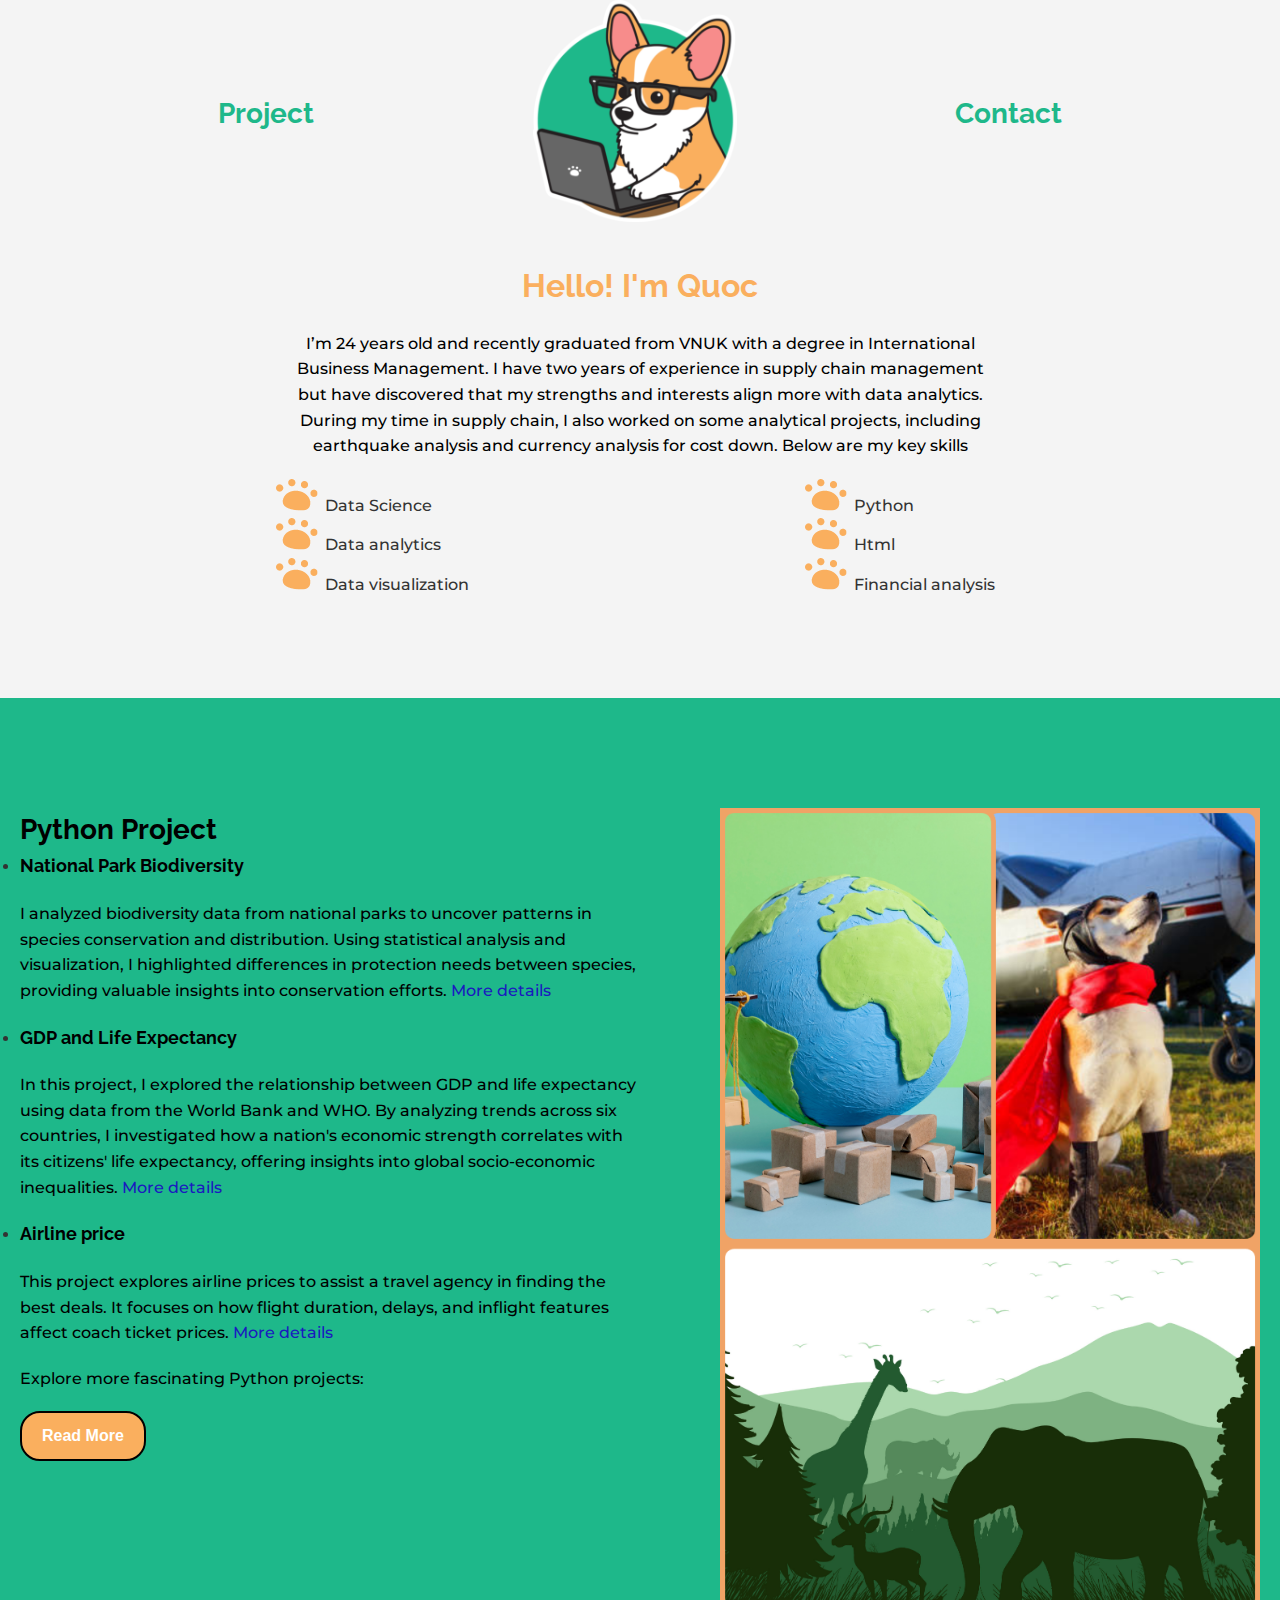
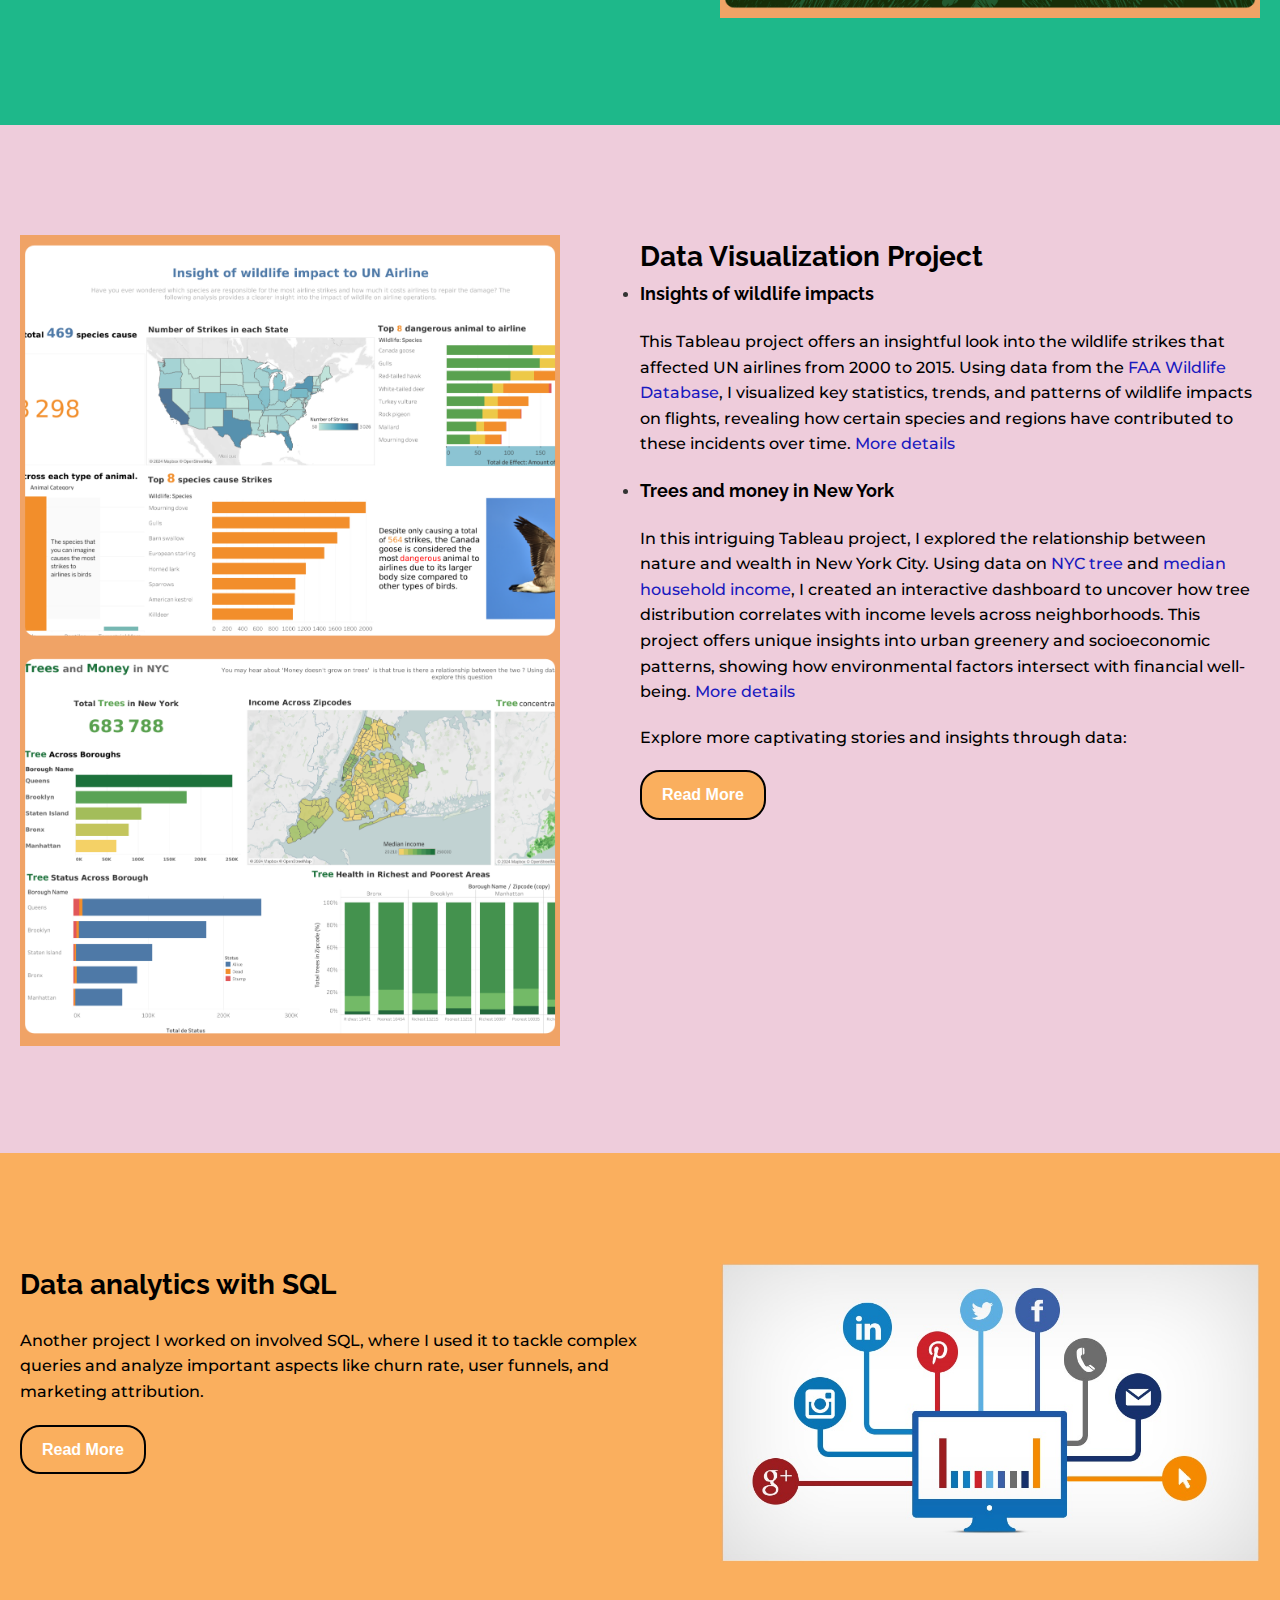
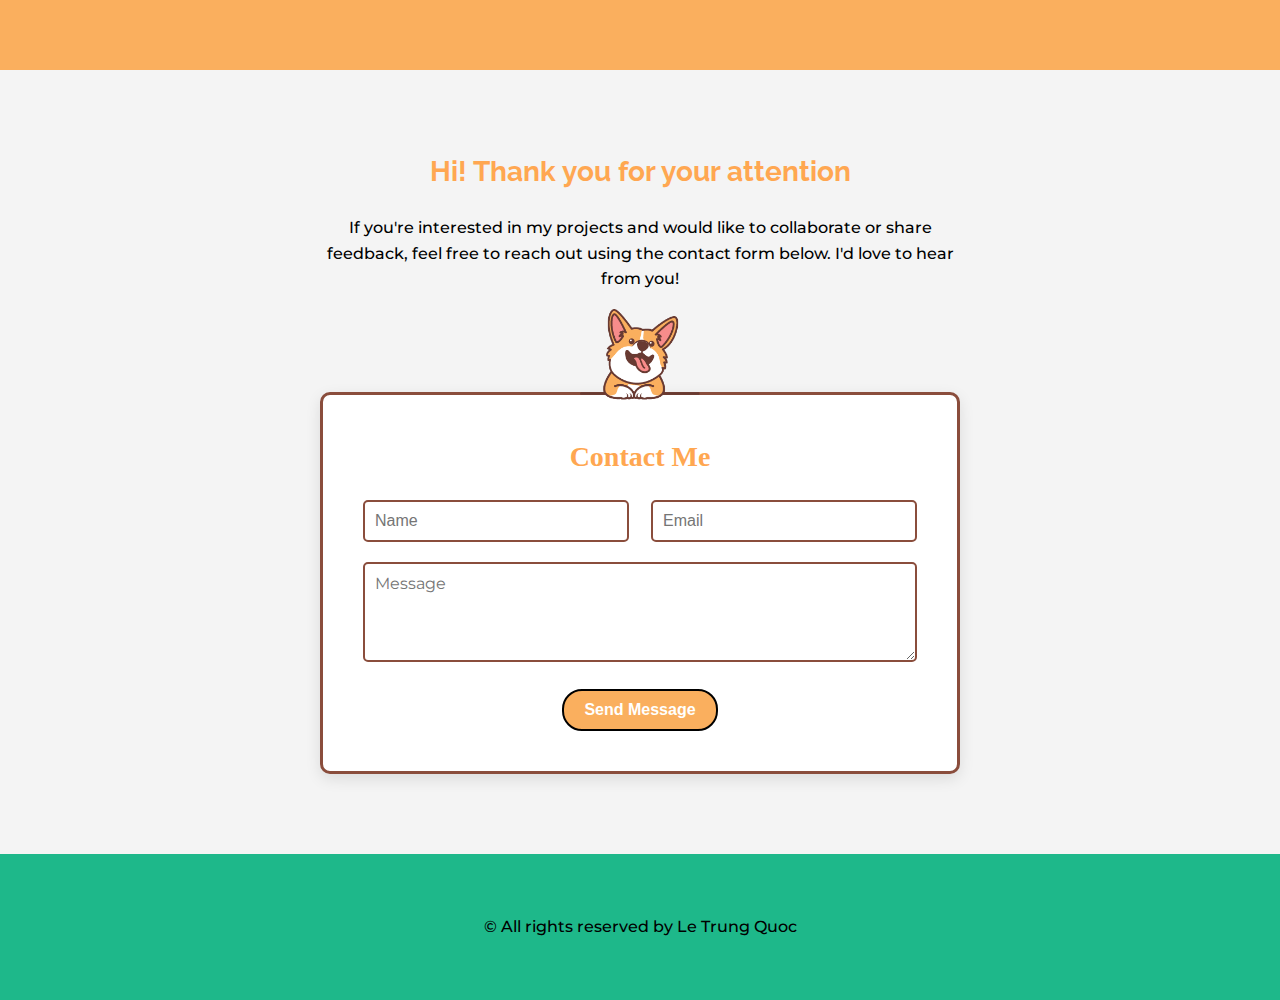
<file: index.html>
<!DOCTYPE html>
<html lang="en">

<head>
    <meta charset="UTF-8">
    <meta name="viewport" content="width=device-width, initial-scale=1.0">
    <title>Quoc Portfolio</title>
    <link rel="stylesheet" href="./css/styles.css"> <!-- Link to external CSS file -->
    <link rel="preconnect" href="https://fonts.googleapis.com">
    <link rel="preconnect" href="https://fonts.gstatic.com" crossorigin>
    <link href="https://fonts.googleapis.com/css2?family=Raleway:ital,wght@0,100..900;1,100..900&display=swap"
        rel="stylesheet">
    <link href="https://fonts.googleapis.com/css2?family=Montserrat:ital,wght@0,100..900;1,100..900&display=swap"
        rel="stylesheet">
</head>

<body>
    <header>
        <div class="header-container">
            <nav>
                <ul>
                    <li><a class="navigation-link" href="#project">Project</a></li>
                    <li><a href="/"><img src="./img/Quoc-logo.png" alt="logo"></a></li>
                    <li><a class="navigation-link" href="#contact">Contact</a></li>
                </ul>
            </nav>
        </div>

    </header>

    <main>
        <div class="white-background">
            <div class="container padding-20">
                <h1>Hello! I'm Quoc</h1>
                <p>I’m 24 years old and recently graduated from VNUK with a degree in International Business Management.
                    I have two years of experience in supply chain management but have discovered that my strengths and
                    interests align more with data analytics. During my time in supply chain, I also worked on some
                    analytical projects, including earthquake analysis and currency analysis for cost down. Below are my
                    key skills
                </p>
                <div class="skill-list">
                    <div>
                        <ul>
                            <li>Data Science</li>
                            <li>Data analytics</li>
                            <li>Data visualization</li>
                        </ul>
                    </div>
                    <div>
                        <ul>
                            <li>Python</li>
                            <li>Html</li>
                            <li>Financial analysis</li>
                        </ul>
                    </div>
                </div>
            </div>
        </div>
        <div class="section-space"></div>
        <div class="project">
            <div class="green-background padding-top-bottom-80" id="project">
                <div class="container padding-20">
                    <div class="text-box-in-container padding-bottom-40">
                        <h2>Python Project</h2>
                        <ul>
                            <li>
                                <h3>National Park Biodiversity</h3>
                                <p>I analyzed biodiversity data from national parks to uncover patterns in species
                                    conservation
                                    and distribution. Using statistical analysis and visualization, I highlighted
                                    differences in
                                    protection needs between species, providing valuable insights into conservation
                                    efforts.<a class="intext-link"
                                        href="https://quoc010120.github.io/national-park-biodiversity-analytics-by-python/">
                                        More
                                        details</a>
                                </p>
                            </li>
                            <li>
                                <h3>GDP and Life Expectancy</h3>
                                <p>In this project, I explored the relationship between GDP and life expectancy using
                                    data
                                    from
                                    the World Bank and WHO. By analyzing trends across six countries, I investigated how
                                    a
                                    nation's economic strength correlates with its citizens' life expectancy, offering
                                    insights
                                    into global socio-economic inequalities.<a class="intext-link"
                                        href="https://quoc010120.github.io/life-expectancy-analyze-by-python/"> More
                                        details</a></p>
                            </li>
                            <li>
                                <h3>Airline price</h3>
                                <p>This project explores airline prices to assist a travel agency in finding the best
                                    deals.
                                    It
                                    focuses on how flight duration, delays, and inflight features affect coach ticket
                                    prices.<a class="intext-link"
                                        href="https://quoc010120.github.io/airline-price-analyze-using-python/"> More
                                        details</a></p>
                            </li>
                        </ul>
                        <p>Explore more fascinating Python projects:</p>
                        <a class="primary-button" href="https://github.com/Quoc010120?tab=repositories">Read More</a>
                    </div>
                    <div class="image-container padding-left-80">
                        <img src="./img/python_project.png" alt="python project graph">
                    </div>
                </div>
            </div>
            <div class="purple-background padding-top-bottom-80">
                <div class="container padding-20">
                    <div class="text-box-in-container padding-bottom-40">
                        <h2>Data Visualization Project</h2>
                        <ul>
                            <li>
                                <h3>Insights of wildlife impacts</h3>
                                <p>This Tableau project offers an insightful look into the wildlife strikes that
                                    affected UN
                                    airlines from 2000 to 2015. Using data from the <a class="intext-link"
                                        href="https://www.faa.gov/airports/airport_safety/wildlife">FAA Wildlife
                                        Database</a>, I visualized key
                                    statistics, trends, and patterns of wildlife impacts on flights, revealing how
                                    certain
                                    species and regions have contributed to these incidents over time.<a
                                        class="intext-link"
                                        href="https://public.tableau.com/app/profile/le.trung.quoc/viz/Strike-airline-analytics/Dashboard1">
                                        More
                                        details</a>
                                </p>
                            </li>
                            <li>
                                <h3>Trees and money in New York</h3>
                                <p>In this intriguing Tableau project, I explored the relationship between nature and
                                    wealth
                                    in New York City. Using data on <a class="intext-link"
                                        href="https://data.cityofnewyork.us/Environment/2015-Street-Tree-Census-Tree-Data/pi5s-9p35#:~:text=Data%20collection%20ran%20from%20May,trees%20under%20NYC%20Parks'%20jurisdiction.">NYC
                                        tree</a> and <a class="intext-link"
                                        href="https://www.statista.com/statistics/205974/median-household-income-in-new-york/#:~:text=In%202022%2C%20the%20median%20household,amounted%20to%2075%2C910%20U.S.%20dollars.">median
                                        household income</a>, I created an interactive dashboard to uncover how tree
                                    distribution correlates with income levels across neighborhoods. This project offers
                                    unique insights into urban greenery and socioeconomic patterns, showing how
                                    environmental factors intersect with financial well-being.<a class="intext-link"
                                        href="https://public.tableau.com/app/profile/le.trung.quoc/viz/trees-analytics/Dashboard1">
                                        More
                                        details</a>
                                </p>
                            </li>
                        </ul>
                        <p>Explore more captivating stories and insights through data:</p>
                        <a class="primary-button"
                            href="https://public.tableau.com/app/profile/le.trung.quoc/vizzes">Read
                            More</a>
                    </div>
                    <div class="image-container padding-right-80">
                        <img src="./img/data_viz_tableau.png" alt="tableau project">
                    </div>
                </div>
            </div>
            <div class="orange-background padding-top-bottom-80">
                <div class="container padding-20">
                    <div class="text-box-in-container padding-bottom-40">
                        <h2>Data analytics with SQL</h2>
                        <p>Another project I worked on involved SQL, where I used it to tackle complex queries and
                            analyze
                            important aspects like churn rate, user funnels, and marketing attribution.</p>
                        <a class="primary-button"
                            href="https://drive.google.com/drive/folders/1XgulvNwW0Y3_8xjBm423PZIY3Cr4Vphb?usp=drive_link">Read
                            More</a>
                    </div>
                    <div class="image-container padding-left-80">
                        <img src="./img/sql_project.png" alt="SQL project">
                    </div>
                </div>
            </div>
        </div>
        <div class="contact" id="contact">
            <div class="contact-paragraph padding-top-bottom-80">
                <h2>Hi! Thank you for your attention</h2>
                <p>If you're interested in my projects and would like to collaborate or share feedback, feel free to
                    reach out using the contact form below. I'd love to hear from you!</p>
            </div>
            <div class="form-container">
                <div class="dog-icon">
                    <img src="./img/contact-dog.png" alt="Dog Icon">
                </div>
                <form class="contact-form" action="https://formspree.io/f/xrbzvjlp" method="POST">
                    <h2>Contact Me</h2>
                    <div class="input-group">
                        <input type="text" name="name" placeholder="Name" required>
                        <input type="email" name="email" placeholder="Email" required>
                    </div>
                    <textarea name="message" placeholder="Message" required></textarea>
                    <button type="submit" class="primary-button">Send Message</button>
                </form>
            </div>
        </div>
        <div class="section-space"></div>
    </main>

    <footer class="green-background">
        <div class="footer-container">
            <p>&copy; All rights reserved by Le Trung Quoc</p>
        </div>
    </footer>
</body>

</html>
</file>
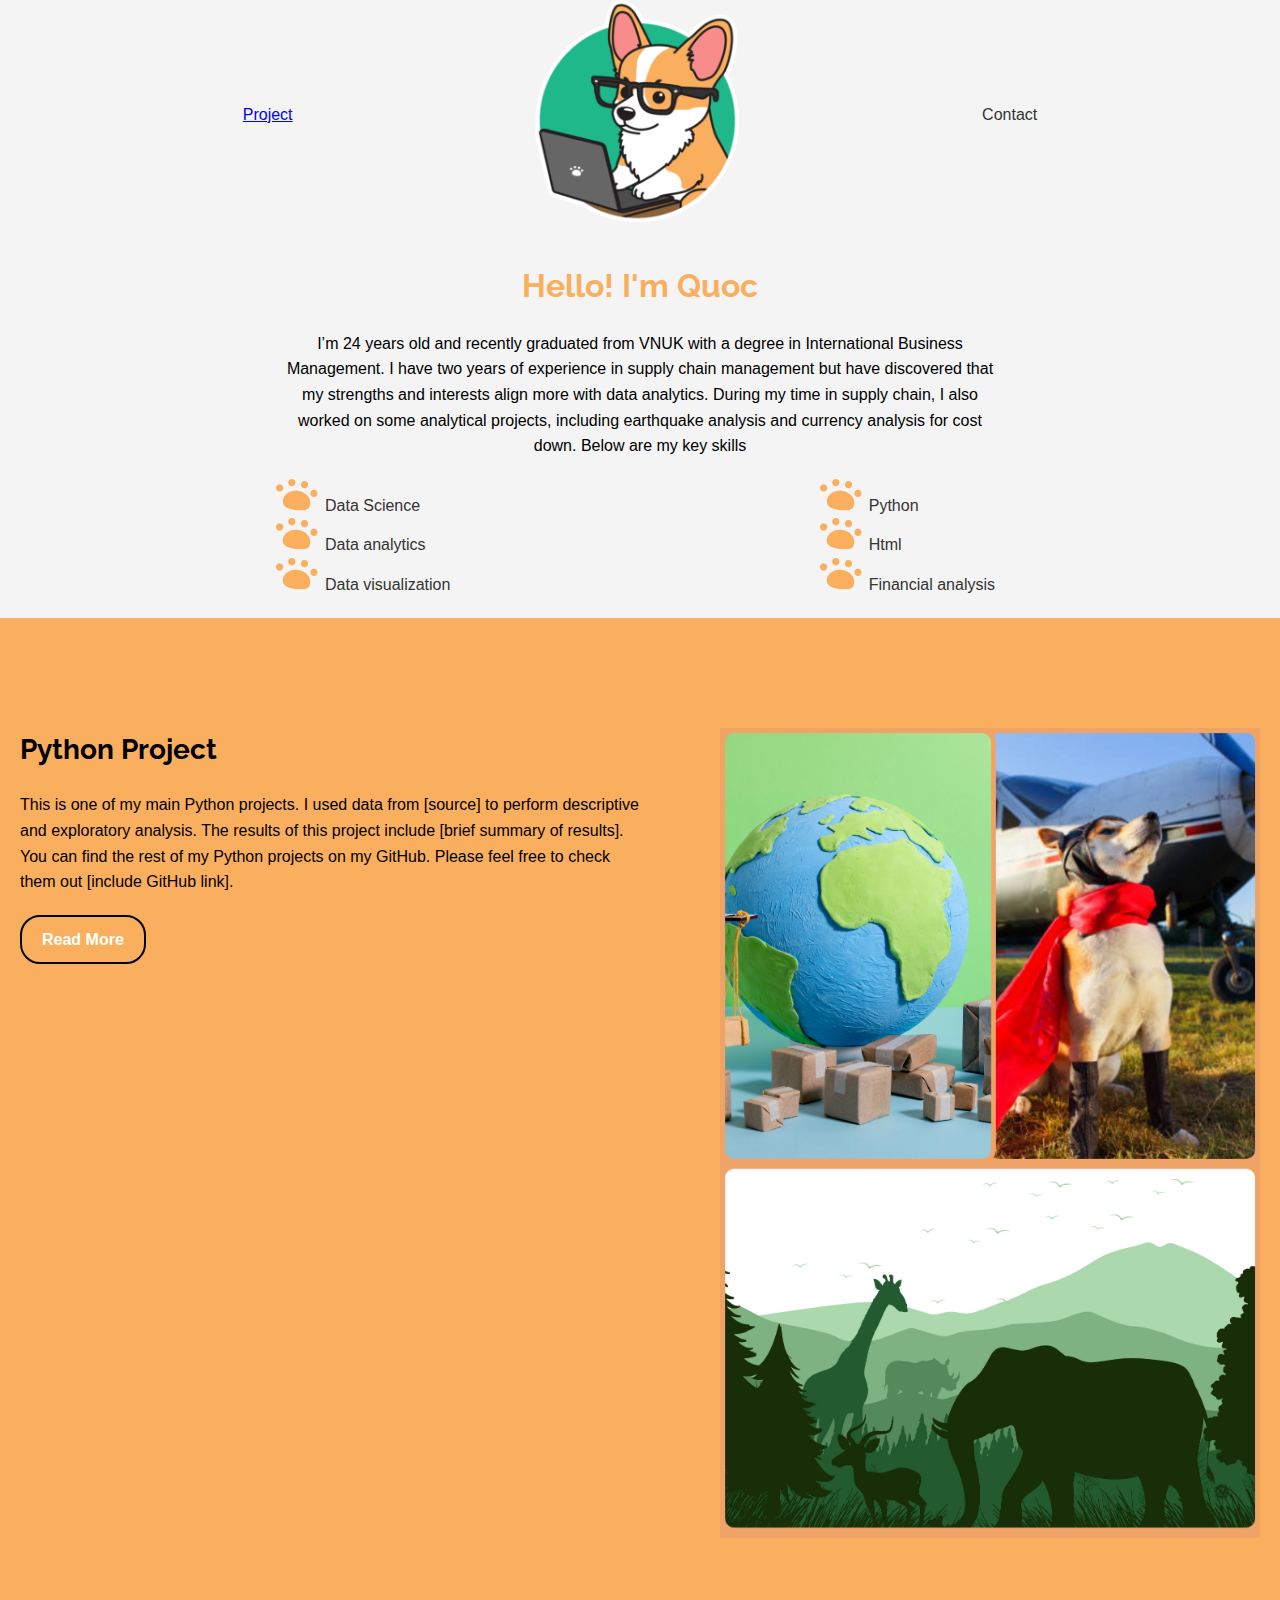
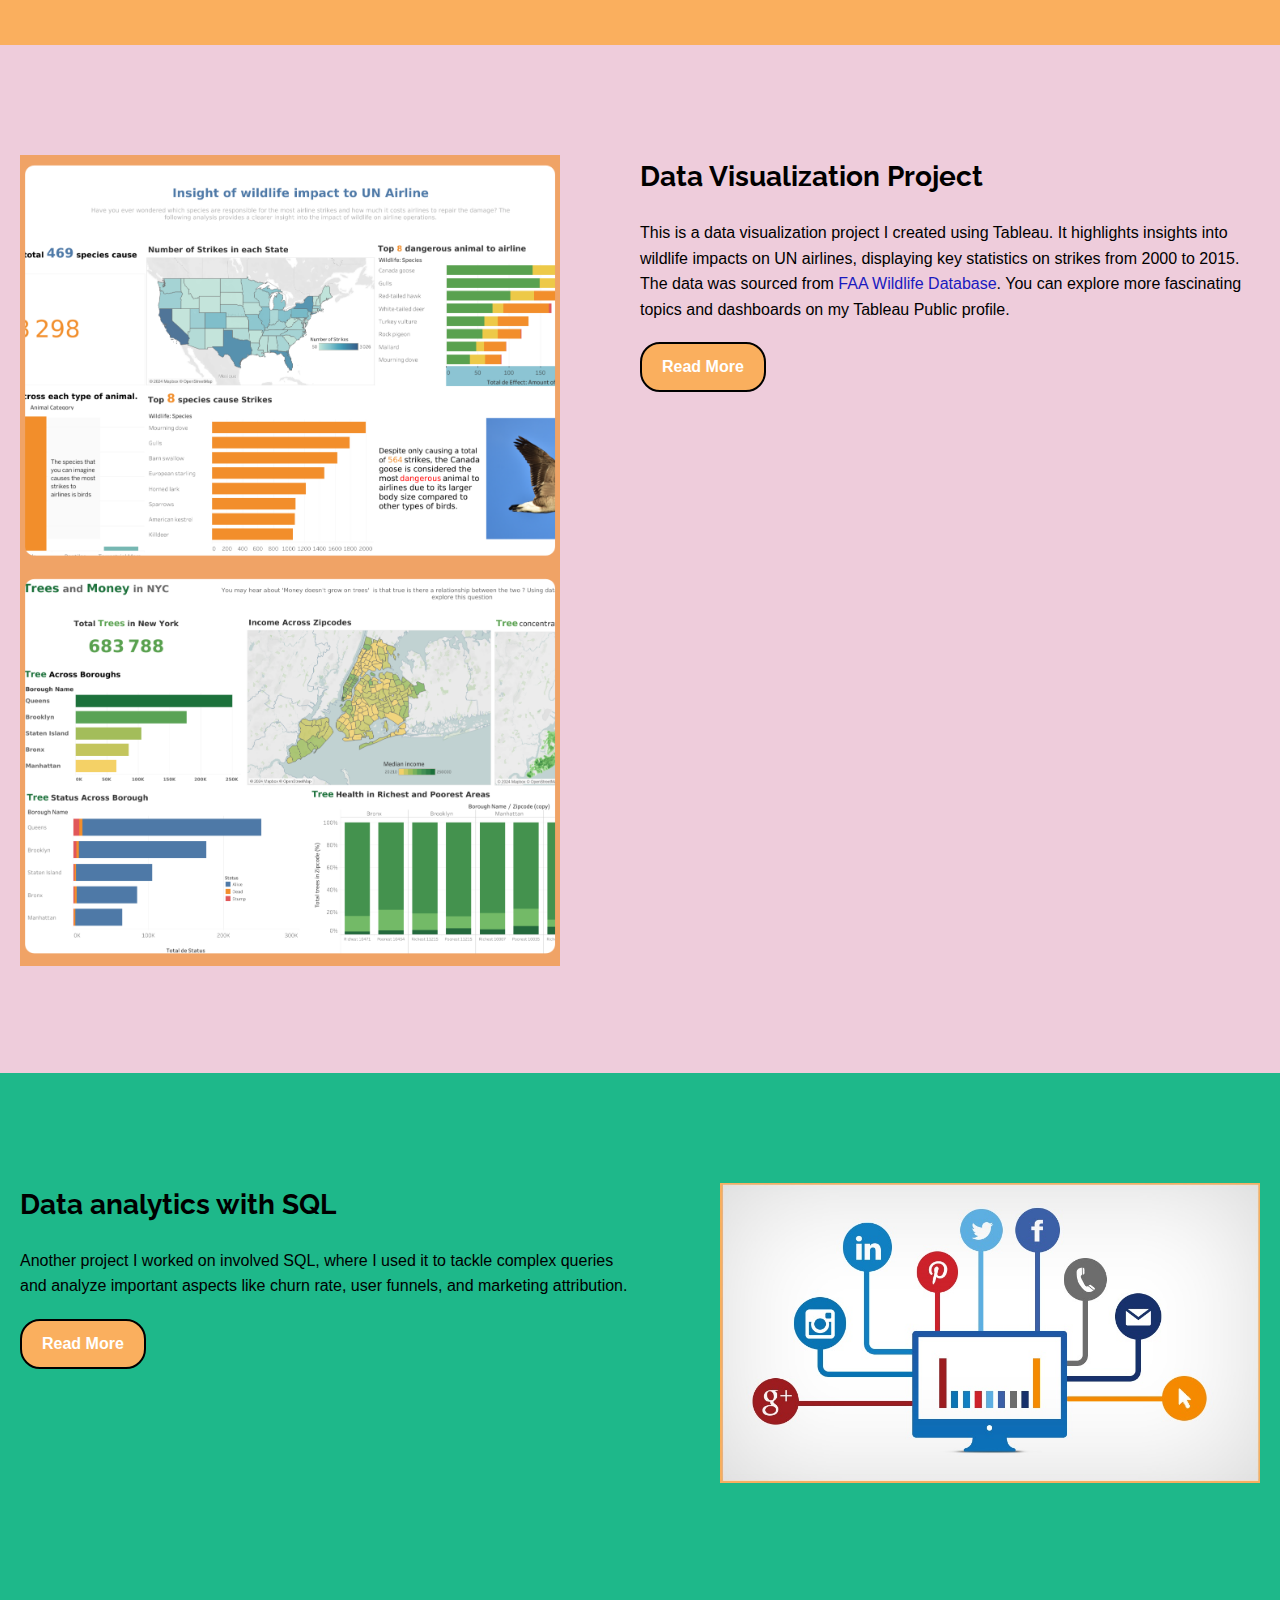
<file: profolio.html>
<!DOCTYPE html>
<html lang="en">

<head>
    <meta charset="UTF-8">
    <meta name="viewport" content="width=device-width, initial-scale=1.0">
    <title>My Website</title>
    <link rel="stylesheet" href="./css/styles.css"> <!-- Link to external CSS file -->
    <link rel="preconnect" href="https://fonts.googleapis.com">
    <link rel="preconnect" href="https://fonts.gstatic.com" crossorigin>
    <link href="https://fonts.googleapis.com/css2?family=Raleway:ital,wght@0,100..900;1,100..900&display=swap"
        rel="stylesheet">
</head>

<body>
    <header>
        <div class="header-container">
            <nav>
                <ul>
                    <li><a href="#project">Project</a></li>
                    <li><a href="/"><img src="./img/Quoc-logo.png" alt="logo"></a></li>
                    <li><a>Contact</a></li>
                </ul>
            </nav>
        </div>

    </header>

    <main>
        <div class="white-background">
            <div class="container padding-20">
                <h1>Hello! I'm Quoc</h1>
                <p>I’m 24 years old and recently graduated from VNUK with a degree in International Business Management.
                    I have two years of experience in supply chain management but have discovered that my strengths and
                    interests align more with data analytics. During my time in supply chain, I also worked on some
                    analytical projects, including earthquake analysis and currency analysis for cost down. Below are my
                    key skills
                </p>
                <!-- //testing quoc branch// -->
                <div class="skill-list">
                    <div>
                        <ul>
                            <li>Data Science</li>
                            <li>Data analytics</li>
                            <li>Data visualization</li>
                        </ul>
                    </div>
                    <div>
                        <ul>
                            <li>Python</li>
                            <li>Html</li>
                            <li>Financial analysis</li>
                        </ul>
                    </div>
                </div>
            </div>
        </div>
        <div class="orange-background padding-top-bottom-80" id="project">
            <div class="container padding-20">
                <div class="text-box-in-container padding-bottom-40">
                    <h2>Python Project</h2>
                    <p>This is one of my main Python projects. I used data from [source] to perform descriptive and
                        exploratory analysis. The results of this project include [brief summary of results]. You can
                        find
                        the rest of my Python projects on my GitHub. Please feel free to check them out [include GitHub
                        link].</p>
                    <a class="primary-button" href="https://github.com/Quoc010120?tab=repositories">Read More</a>
                </div>
                <div class="image-container padding-left-80">
                    <img src="./img/python_project.png" alt="python project graph">
                </div>
            </div>
        </div>
        <div class="purple-background padding-top-bottom-80">
            <div class="container padding-20">
                <div class="text-box-in-container padding-bottom-40">
                    <h2>Data Visualization Project</h2>
                    <p>This is a data visualization project I created using Tableau. It highlights insights into
                        wildlife
                        impacts on UN airlines, displaying key statistics on strikes from 2000 to 2015. The data was
                        sourced
                        from <a class="intext-link" href="https://www.faa.gov/airports/airport_safety/wildlife">FAA
                            Wildlife
                            Database</a>. You
                        can explore more fascinating topics and dashboards on my Tableau
                        Public profile.</p>
                    <a class="primary-button" href="https://public.tableau.com/app/profile/le.trung.quoc/vizzes">Read
                        More</a>
                </div>
                <div class="image-container padding-right-80">
                    <img src="./img/data_viz_tableau.png" alt="tableau project">
                </div>
            </div>
        </div>
        <div class="green-background padding-top-bottom-80">
            <div class="container padding-20">
                <div class="text-box-in-container padding-bottom-40">
                    <h2>Data analytics with SQL</h2>
                    <p>Another project I worked on involved SQL, where I used it to tackle complex queries and analyze
                        important aspects like churn rate, user funnels, and marketing attribution.</p>
                    <a class="primary-button"
                        href="https://drive.google.com/drive/folders/1XgulvNwW0Y3_8xjBm423PZIY3Cr4Vphb?usp=drive_link">Read
                        More</a>
                </div>
                <div class="image-container padding-left-80">
                    <img src="./img/sql_project.png" alt="SQL project">
                </div>
            </div>
        </div>
    </main>

    <footer>

    </footer>
</body>

</html>
</file>
<file: css/styles.css>
/*
Theme Name: porfolio
Theme URI: http://example.com/
Author: Trung Quoc
Author URI: http://example.com/
Description: my porfolio website
Version: 1.0
License: GNU General Public License v2 or later
*/
/* Basic resets and global styles */

* {
    margin: 0;
    padding: 0;
    box-sizing: border-box;
}
body {
    font-family: Montserrat, sans-serif;
    line-height: 1.6;
    background-color: #f4f4f4;
    color: #333;
    font-weight: 500;
}
p {
    font-family: Montserrat, sans-serif;
    font-size: 16px;
    color: black;
    margin-top: 20px;
    margin-bottom: 20px;
}

h1 {
    font-size: 32px;
    font-family: Raleway, sans-serif;
    font-weight: bold;
    color: #faaf5e;
    text-align: center;
}
h2 {
    font-size: 28px;
    font-family: Raleway, sans-serif;
    font-weight: bold;
    color: black;
}

h3 {
    font-size: 18px;
    font-family: Raleway, sans-serif;
    font-weight: bold;
    color: black;
}
.white-link{
    color:white;
}
.skill-list {
    flex-direction: column;
    display: flex;
    align-items: center;
}
.skill-list ul {
    list-style: none;
    margin-left: 40px;
}
.skill-list li {
    list-style-image: url('../img/paw.png');

}
.padding-top-bottom-80 {
    padding-top: 80px;
    padding-bottom: 80px;
}
.padding-bottom-40 {
    padding-bottom: 40px;
}
.padding-20 {
    padding-left: 20px;
    padding-right: 20px;
    padding-bottom: 20px;
    padding-top: 30px;
}
.header-container ul{
    display: flex;
    flex-direction: row;
    list-style: none;
    text-align: center;
    justify-content: center;
}
.header-container ul li{
    display: flex;
    flex-direction: column;
    justify-content: center;
}
.container {
    margin: 0 auto;
    max-width: 1280px;
}

.green-background {
    background-color: #1eb88a;
}
.purple-background {
    background-color: #eeccdb;
}
.orange-background {
    background-color: #faaf5e;
}
.intext-link {
    text-decoration: none;
    color: rgb(26, 26, 191);
}
img {
    max-width: 100%;
}
.primary-button {
    border-radius: 20px;
    display: inline-block;
    border: 2px solid #000;
    text-decoration: none;
    font-size: 16px;
    font-family: Arial, sans-serif;
    font-weight: bold;
    color: white;
    background-color: #faaf5e;
    padding-left: 20px;
    padding-right: 20px;
    padding-top: 10px;
    padding-bottom: 10px;
}
.white-background p {
    text-align: center;
}

.header-container nav ul {
    display: flex;
    list-style-type: none;
    padding: 0;
    margin: 0;
    justify-content: space-evenly;
    align-items: center;
}

.navigation-link {
    text-decoration: none;
    font-family: Raleway, sans-serif;
    color: #1eb88a;
    font-weight: bold;
    font-size: 28px;
}

.form-container {
    position: relative;
    background-color: #fff;
    border: 3px solid #8a4d3c;
    border-radius: 10px;
    width: 50%;
    padding: 40px;
    box-shadow: 0 5px 15px rgba(0,0,0,0.1);
}

.contact {
    display: flex;
    flex-direction: column;
    justify-content: center;
    align-content: center;
    align-items: center;
}

.contact-paragraph h2{
    font-family: Raleway, sans-serif;
    text-align: center;
    color: #ffa751;
}

.contact-paragraph p {
    text-align: center;
}

.dog-icon {
    position: absolute;
    top: -86px;
    left: 50%;
    transform: translateX(-50%);
}

.dog-icon img {
    width: 120px;
    height: auto;
}

.contact-form {
    text-align: center;
}

.contact-form h2 {
    font-family: 'Comic Sans MS', cursive;
    color: #ffa751;
    margin-bottom: 20px;
}

.input-group {
    display: flex;
    justify-content: space-between;
    margin-bottom: 20px;
}

.input-group input {
    width: 48%;
    padding: 10px;
    border: 2px solid #8a4d3c;
    border-radius: 5px;
    font-size: 16px;
}

textarea {
    width: 100%;
    padding: 10px;
    border: 2px solid #8a4d3c;
    border-radius: 5px;
    font-size: 16px;
    margin-bottom: 20px;
    height: 100px;
    font-family: Montserrat, sans-serif
}

button {
    padding: 10px 20px;
    background-color: #ffa751;
    color: white;
    border: none;
    border-radius: 5px;
    font-size: 16px;
    cursor: pointer;
}
nav{
    max-width: 1280px;
    margin: 0 auto;
}
button:hover {
    background-color: #ff7f3f;
}

footer {
    width: 100%;
    background-color: #1eb88a;
    padding: 20px 0;
}
.footer-container {
    text-align: center;
    color: white; /* Optional: Make the text white */
}
.footer-container p{
    padding:20px;
}
.section-space{
    padding:40px;
}
/* ////////////tablet///////////////// */
@media only screen and (min-width:768px) {
    .image-container {
        max-width: 50%;
    }
    .text-box-in-container {
        max-width: 50%;
    }
    .container {
        margin: 0 auto;
    }
    .padding-left-80 {
        padding-left: 80px;
    }
    .padding-right-80 {
        padding-right: 80px;
    }
    .white-background .container {
        max-width: 70%;
    }
    .skill-list {
        flex-direction: row;
        justify-content: space-between;
    }
    .orange-background .container {
        display: flex;
        flex-direction: row;
        justify-content: space-between;
    }
    .green-background .container {
        display: flex;
        flex-direction: row;
        justify-content: space-between;
    }
    .purple-background .container {
        display: flex;
        flex-direction: row-reverse;
        justify-content: space-between;
    }

    .contact-paragraph {
        max-width: 50%;
    }
}
/* ////////////desktop///////////////// */
@media only screen and (min-width:1280px) {
    .white-background .container {
        max-width: 750px;
    }
    .padding-bottom-40 {
        padding-bottom: 0px;
    }
}
</file>
